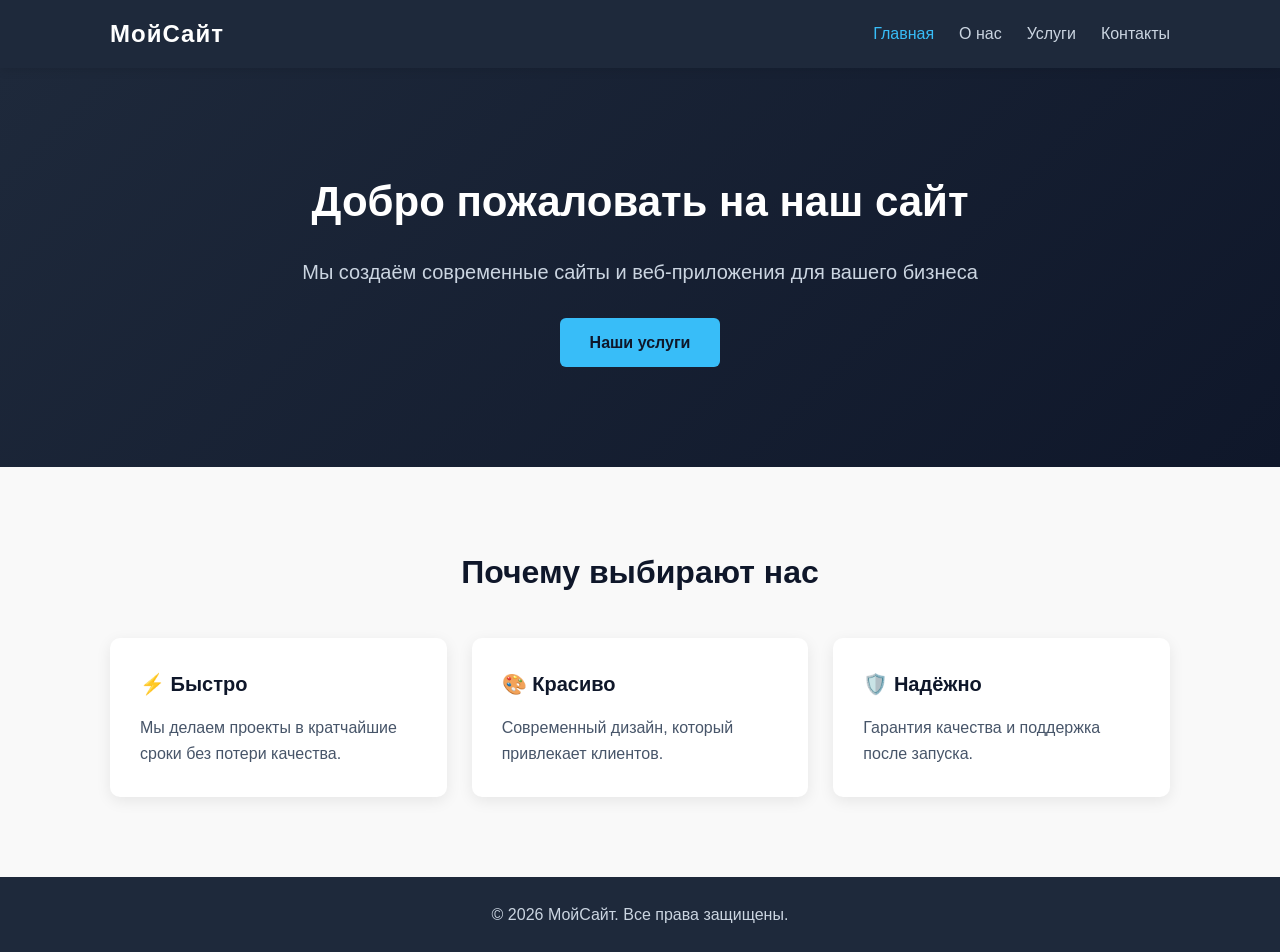
<file: index.html>
<!DOCTYPE html>
<html lang="ru">
<head>
    <meta charset="UTF-8">
    <meta name="viewport" content="width=device-width, initial-scale=1.0">
    <title>Главная — Мой Сайт</title>
    <link rel="stylesheet" href="style.css">
</head>
<body>
    <header>
        <div class="container">
            <a href="index.html" class="logo">МойСайт</a>
            <nav>
                <ul>
                    <li><a href="index.html" class="active">Главная</a></li>
                    <li><a href="about.html">О нас</a></li>
                    <li><a href="services.html">Услуги</a></li>
                    <li><a href="contact.html">Контакты</a></li>
                </ul>
            </nav>
        </div>
    </header>

    <main>
        <section class="hero">
            <div class="container">
                <h1>Добро пожаловать на наш сайт</h1>
                <p>Мы создаём современные сайты и веб-приложения для вашего бизнеса</p>
                <a href="services.html" class="btn">Наши услуги</a>
            </div>
        </section>

        <section class="features">
            <div class="container">
                <h2>Почему выбирают нас</h2>
                <div class="cards">
                    <div class="card">
                        <h3>⚡  Быстро</h3>
                        <p>Мы делаем проекты в кратчайшие сроки без потери качества.</p>
                    </div>
                    <div class="card">
                        <h3>🎨  Красиво</h3>
                        <p>Современный дизайн, который привлекает клиентов.</p>
                    </div>
                    <div class="card">
                        <h3>🛡️  Надёжно</h3>
                        <p>Гарантия качества и поддержка после запуска.</p>
                    </div>
                </div>
            </div>
        </section>
    </main>

    <footer>
        <div class="container">
            <p>&copy; 2026 МойСайт. Все права защищены.</p>
        </div>
    </footer>

    <script src="script.js"></script>
</body>
</html>
</file>
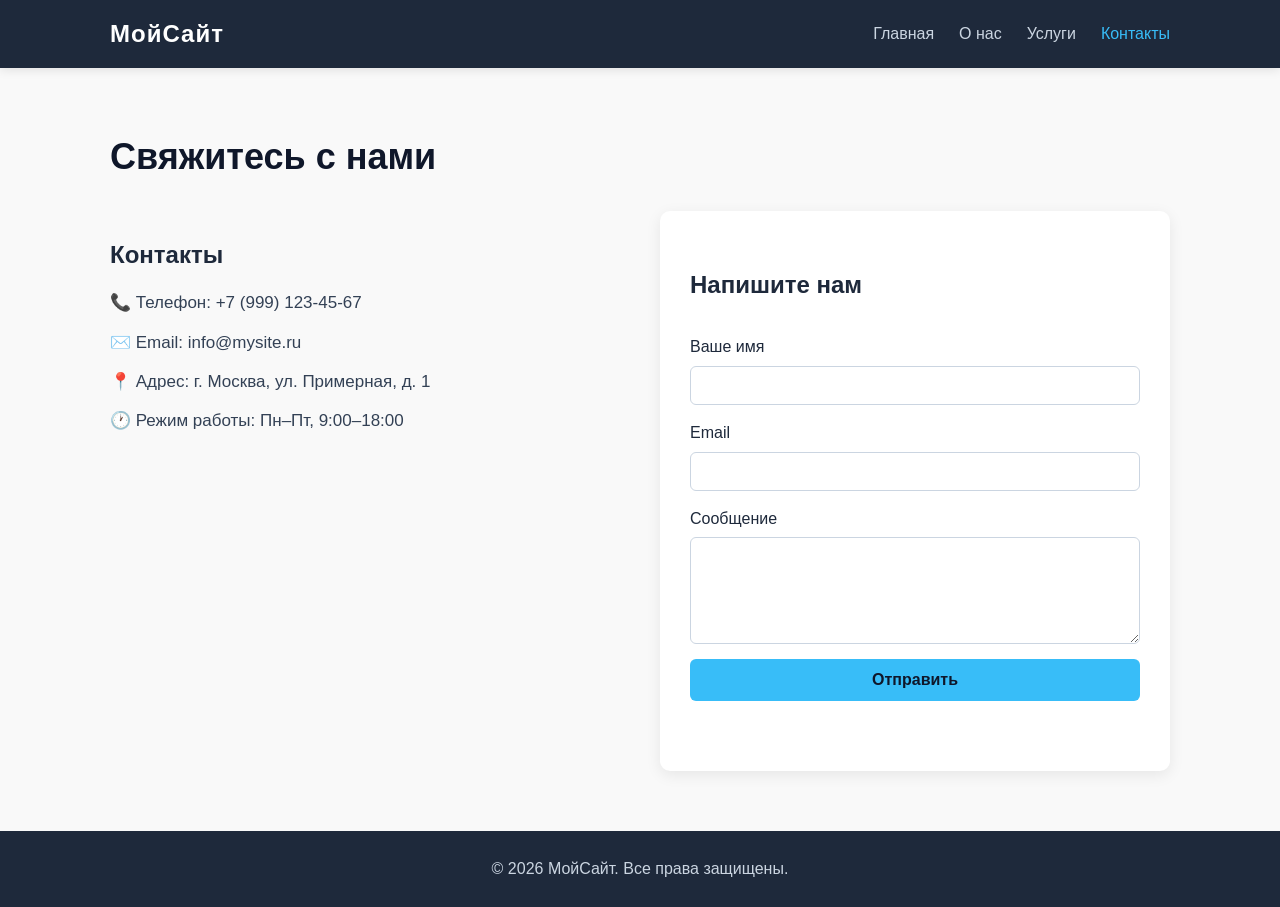
<file: contact.html>
<!DOCTYPE html>
<html lang="ru">
<head>
    <meta charset="UTF-8">
    <meta name="viewport" content="width=device-width, initial-scale=1.0">
    <title>Контакты — Мой Сайт</title>
    <link rel="stylesheet" href="style.css">
</head>
<body>
    <header>
        <div class="container">
            <a href="index.html" class="logo">МойСайт</a>
            <nav>
                <ul>
                    <li><a href="index.html">Главная</a></li>
                    <li><a href="about.html">О нас</a></li>
                    <li><a href="services.html">Услуги</a></li>
                    <li><a href="contact.html" class="active">Контакты</a></li>
                </ul>
            </nav>
        </div>
    </header>

    <main>
        <section class="page-content">
            <div class="container">
                <h1>Свяжитесь с нами</h1>
                <div class="contact-wrapper">
                    <div class="contact-info">
                        <h2>Контакты</h2>
                        <p>📞  Телефон: +7 (999) 123-45-67</p>
                        <p>✉️  Email: info@mysite.ru</p>
                        <p>📍  Адрес: г. Москва, ул. Примерная, д. 1</p>
                        <p>🕐  Режим работы: Пн–Пт, 9:00–18:00</p>
                    </div>

                    <form class="contact-form" id="contactForm">
                        <h2>Напишите нам</h2>
                        <label>
                            Ваше имя
                            <input type="text" name="name" required>
                        </label>
                        <label>
                            Email
                            <input type="email" name="email" required>
                        </label>
                        <label>
                            Сообщение
                            <textarea name="message" rows="5" required></textarea>
                        </label>
                        <button type="submit" class="btn">Отправить</button>
                        <p id="formMessage" class="form-message"></p>
                    </form>
                </div>
            </div>
        </section>
    </main>

    <footer>
        <div class="container">
            <p>&copy; 2026 МойСайт. Все права защищены.</p>
        </div>
    </footer>

    <script src="script.js"></script>
</body>
</html>
</file>
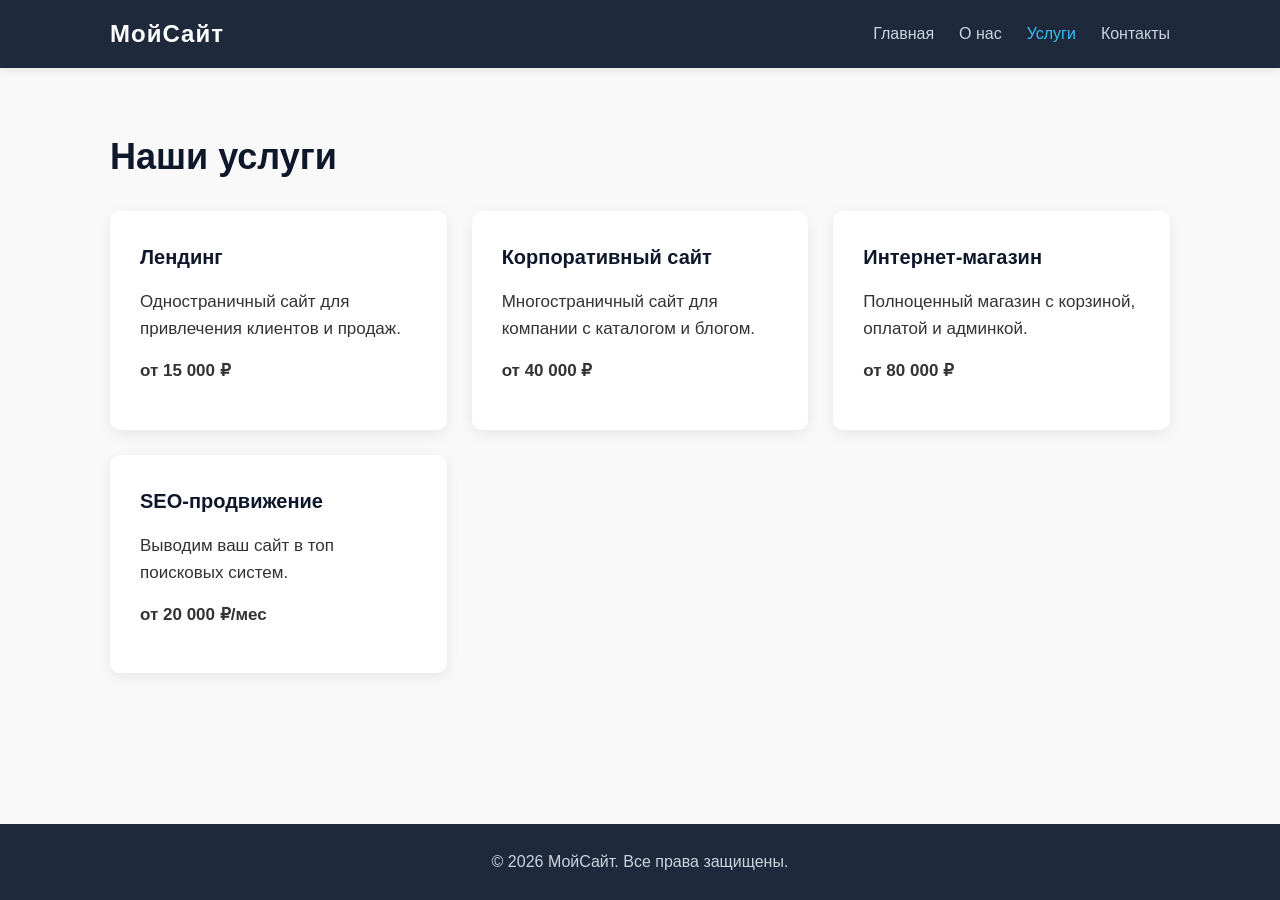
<file: services.html>
<!DOCTYPE html>
<html lang="ru">
<head>
    <meta charset="UTF-8">
    <meta name="viewport" content="width=device-width, initial-scale=1.0">
    <title>Услуги — Мой Сайт</title>
    <link rel="stylesheet" href="style.css">
</head>
<body>
    <header>
        <div class="container">
            <a href="index.html" class="logo">МойСайт</a>
            <nav>
                <ul>
                    <li><a href="index.html">Главная</a></li>
                    <li><a href="about.html">О нас</a></li>
                    <li><a href="services.html" class="active">Услуги</a></li>
                    <li><a href="contact.html">Контакты</a></li>
                </ul>
            </nav>
        </div>
    </header>

    <main>
        <section class="page-content">
            <div class="container">
                <h1>Наши услуги</h1>
                <div class="cards">
                    <div class="card">
                        <h3>Лендинг</h3>
                        <p>Одностраничный сайт для привлечения клиентов и продаж.</p>
                        <p class="price">от 15 000 ₽</p>
                    </div>
                    <div class="card">
                        <h3>Корпоративный сайт</h3>
                        <p>Многостраничный сайт для компании с каталогом и блогом.</p>
                        <p class="price">от 40 000 ₽</p>
                    </div>
                    <div class="card">
                        <h3>Интернет-магазин</h3>
                        <p>Полноценный магазин с корзиной, оплатой и админкой.</p>
                        <p class="price">от 80 000 ₽</p>
                    </div>
                    <div class="card">
                        <h3>SEO-продвижение</h3>
                        <p>Выводим ваш сайт в топ поисковых систем.</p>
                        <p class="price">от 20 000 ₽/мес</p>
                    </div>
                </div>
            </div>
        </section>
    </main>

    <footer>
        <div class="container">
            <p>&copy; 2026 МойСайт. Все права защищены.</p>
        </div>
    </footer>

    <script src="script.js"></script>
</body>
</html>
</file>
<file: style.css>
/* =========================================
   БАЗОВЫЕ СТИЛИ И СБРОС
   ========================================= */
   * {
    margin: 0;
    padding: 0;
    box-sizing: border-box;
}

body {
    font-family: 'Segoe UI', Tahoma, Geneva, Verdana, sans-serif;
    line-height: 1.6;
    color: #333;
    background-color: #f9f9f9;
    min-height: 100vh;
    display: flex;
    flex-direction: column;
}

.container {
    max-width: 1100px;
    margin: 0 auto;
    padding: 0 20px;
    width: 100%;
}

/* =========================================
   ШАПКА САЙТА (HEADER)
   ========================================= */
header {
    background-color: #1e293b; /* Темно-синий */
    color: #fff;
    padding: 15px 0;
    box-shadow: 0 2px 10px rgba(0,0,0,0.1);
    position: sticky;
    top: 0;
    z-index: 100;
}

header .container {
    display: flex;
    justify-content: space-between;
    align-items: center;
    flex-wrap: wrap;
    gap: 15px;
}

.logo {
    color: #fff;
    text-decoration: none;
    font-size: 24px;
    font-weight: bold;
    letter-spacing: 1px;
}

nav ul {
    list-style: none;
    display: flex;
    gap: 25px;
}

nav a {
    color: #cbd5e1;
    text-decoration: none;
    transition: color 0.3s ease;
    font-weight: 500;
    font-size: 16px;
}

nav a:hover,
nav a.active {
    color: #38bdf8; /* Голубой при наведении и на активной странице */
}

/* =========================================
   ОСНОВНОЙ КОНТЕНТ (MAIN)
   ========================================= */
main {
    flex: 1; /* Прижимает подвал к низу страницы */
}

/* Главный баннер (Hero) */
.hero {
    background: linear-gradient(135deg, #1e293b 0%, #0f172a 100%);
    color: #fff;
    text-align: center;
    padding: 100px 0;
}

.hero h1 {
    font-size: 42px;
    margin-bottom: 20px;
    font-weight: 700;
}

.hero p {
    font-size: 20px;
    margin-bottom: 30px;
    color: #cbd5e1;
}

/* Кнопки */
.btn {
    display: inline-block;
    background-color: #38bdf8;
    color: #0f172a;
    padding: 12px 30px;
    border: none;
    border-radius: 6px;
    text-decoration: none;
    font-weight: bold;
    font-size: 16px;
    cursor: pointer;
    transition: background-color 0.3s, transform 0.2s;
}

.btn:hover {
    background-color: #0ea5e9;
    transform: translateY(-2px);
}

/* =========================================
   БЛОКИ С КАРТОЧКАМИ (FEATURES & CARDS)
   ========================================= */
.features {
    padding: 80px 0;
}

.features h2 {
    text-align: center;
    margin-bottom: 40px;
    font-size: 32px;
    color: #0f172a;
}

.cards {
    display: grid;
    grid-template-columns: repeat(auto-fit, minmax(250px, 1fr));
    gap: 25px;
}

.card {
    background: #fff;
    padding: 30px;
    border-radius: 10px;
    box-shadow: 0 4px 15px rgba(0,0,0,0.08);
    transition: transform 0.3s ease, box-shadow 0.3s ease;
}

.card:hover {
    transform: translateY(-5px);
    box-shadow: 0 8px 25px rgba(0,0,0,0.15);
}

.card h3 {
    margin-bottom: 15px;
    color: #0f172a;
    font-size: 20px;
}

.card p {
    color: #475569;
}

/* Цена в карточках услуг */
.price {
    margin-top: 15px;
    font-weight: bold;
    color: #0ea5e9;
    font-size: 18px;
}

/* =========================================
   ВНУТРЕННИЕ СТРАНИЦЫ (О нас, Услуги, Контакты)
   ========================================= */
.page-content {
    padding: 60px 0;
}

.page-content h1 {
    font-size: 36px;
    margin-bottom: 25px;
    color: #0f172a;
}

.page-content h2 {
    font-size: 24px;
    margin: 25px 0 15px;
    color: #1e293b;
}

.page-content p {
    margin-bottom: 15px;
    font-size: 17px;
    color: #333;
}

.page-content ul {
    margin-left: 25px;
    margin-bottom: 15px;
    color: #333;
}

.page-content li {
    margin-bottom: 8px;
}

/* =========================================
   СТРАНИЦА КОНТАКТОВ (ФОРМА)
   ========================================= */
.contact-wrapper {
    display: grid;
    grid-template-columns: 1fr 1fr;
    gap: 40px;
    margin-top: 20px;
}
.contact-info p {
    margin-bottom: 12px;
    font-size: 17px;
    color: #334155;
}

.contact-form {
    background: #fff;
    padding: 30px;
    border-radius: 10px;
    box-shadow: 0 4px 15px rgba(0,0,0,0.08);
    display: flex;
    flex-direction: column;
    gap: 15px;
}

.contact-form label {
    display: flex;
    flex-direction: column;
    gap: 6px;
    font-weight: 500;
    color: #1e293b;
}

.contact-form input,
.contact-form textarea {
    padding: 10px 14px;
    border: 1px solid #cbd5e1;
    border-radius: 6px;
    font-family: inherit;
    font-size: 15px;
    transition: border-color 0.2s;
}

.contact-form input:focus,
.contact-form textarea:focus {
    outline: none;
    border-color: #38bdf8;
    box-shadow: 0 0 0 3px rgba(56, 189, 248, 0.2);
}

.form-message {
    color: #16a34a;
    font-weight: 500;
    margin-top: 10px;
}

/* =========================================
   ПОДВАЛ САЙТА (FOOTER)
   ========================================= */
footer {
    background-color: #1e293b;
    color: #cbd5e1;
    text-align: center;
    padding: 25px 0;
    margin-top: auto;
}

/* =========================================
   АДАПТИВНОСТЬ (Для телефонов и планшетов)
   ========================================= */
@media (max-width: 768px) {
    header .container {
        flex-direction: column;
        text-align: center;
    }

    nav ul {
        gap: 15px;
        flex-wrap: wrap;
        justify-content: center;
    }

    .hero {
        padding: 60px 0;
    }

    .hero h1 {
        font-size: 28px;
    }

    .hero p {
        font-size: 16px;
    }

    .contact-wrapper {
        grid-template-columns: 1fr;
        gap: 30px;
    }
    
    .page-content h1 {
        font-size: 28px;
    }
}
</file>
